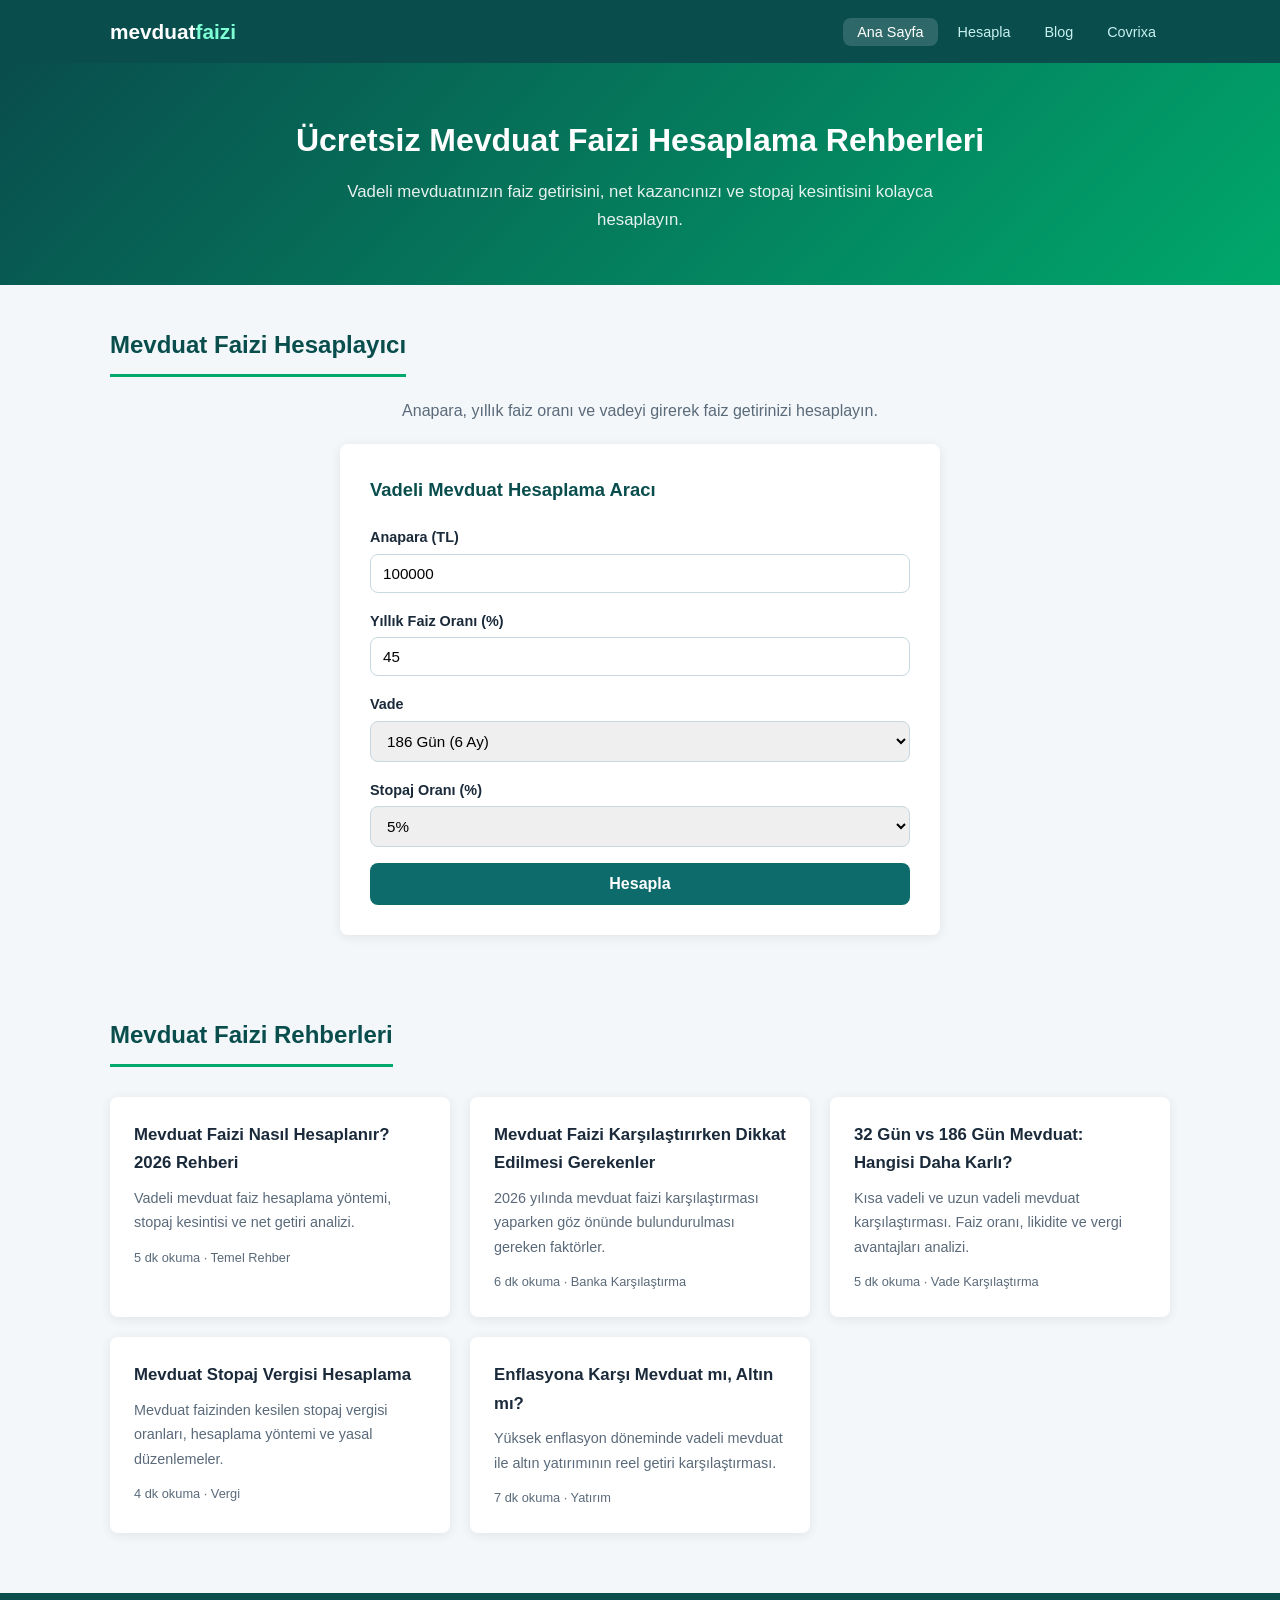
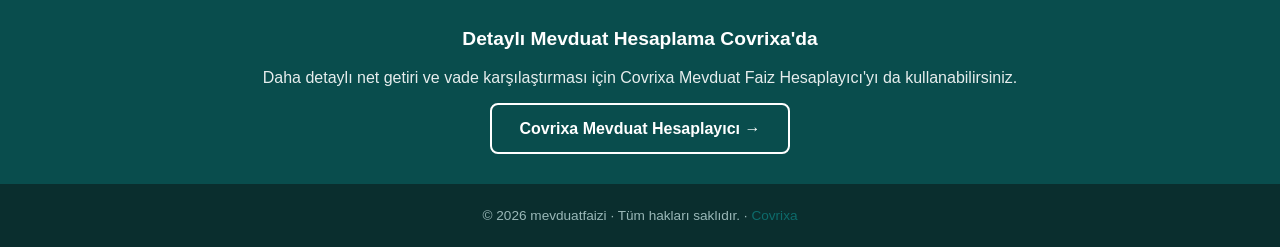
<file: index.html>
<!DOCTYPE html>
<html lang="tr">
<head>
  <meta charset="UTF-8">
  <meta name="viewport" content="width=device-width, initial-scale=1.0">
  <title>Mevduat Faizi Hesaplama Rehberleri | Vadeli Mevduat, Faiz Getirisi</title>
  <meta name="description" content="Vadeli mevduat faizi hesaplama, faiz getirisi ve en yüksek mevduat faiz oranları rehberleri. Ücretsiz online mevduat hesaplayıcı.">
  <meta name="keywords" content="mevduat faizi hesaplama, vadeli mevduat, faiz getirisi, TL mevduat faizi, en yüksek mevduat faizi">
  <link rel="canonical" href="https://polatozaslan21.github.io/mevduatfaizi/">
  <meta property="og:title" content="Mevduat Faizi Hesaplama Rehberleri | Vadeli Mevduat">
  <meta property="og:description" content="Vadeli mevduat faizi hesaplama, faiz getirisi ve en yüksek mevduat faiz oranları rehberleri.">
  <meta property="og:type" content="website">
  <meta property="og:url" content="https://polatozaslan21.github.io/mevduatfaizi/">
  <meta property="og:locale" content="tr_TR">
  <script type="application/ld+json">{"@context":"https://schema.org","@type":"WebSite","name":"mevduatfaizi","url":"https://polatozaslan21.github.io/mevduatfaizi/","description":"Ücretsiz mevduat faizi hesaplama rehberleri ve araçları"}</script>
  <link rel="stylesheet" href="style.css">
  <!-- Google tag (gtag.js) -->
  <script async src="https://www.googletagmanager.com/gtag/js?id=G-HJHVKQKNCQ"></script>
  <script>
    window.dataLayer = window.dataLayer || [];
    function gtag(){dataLayer.push(arguments);}
    gtag('js', new Date());

    gtag('config', 'G-HJHVKQKNCQ');
  </script>
</head>
<body>
<nav>
  <div class="container">
    <a href="index.html" class="logo">mevduat<span>faizi</span></a>
    <ul>
      <li><a href="index.html" class="active">Ana Sayfa</a></li>
      <li><a href="index.html#hesapla">Hesapla</a></li>
      <li><a href="index.html#blog">Blog</a></li>
      <li><a href="https://covrixa.com/tr/" target="_blank" rel="noopener">Covrixa</a></li>
    </ul>
  </div>
</nav>
<section class="hero">
  <div class="container">
    <h1>Ücretsiz Mevduat Faizi Hesaplama Rehberleri</h1>
    <p>Vadeli mevduatınızın faiz getirisini, net kazancınızı ve stopaj kesintisini kolayca hesaplayın.</p>
  </div>
</section>
<section class="section" id="hesapla">
  <div class="container">
    <h2>Mevduat Faizi Hesaplayıcı</h2>
    <p style="margin-bottom:20px;text-align:center;color:var(--text-light);">Anapara, yıllık faiz oranı ve vadeyi girerek faiz getirinizi hesaplayın.</p>
    <div class="calculator-card">
      <h3>Vadeli Mevduat Hesaplama Aracı</h3>
      <div class="form-group"><label for="principal">Anapara (TL)</label><input type="number" id="principal" value="100000" min="1000" step="1000"></div>
      <div class="form-group"><label for="rate">Yıllık Faiz Oranı (%)</label><input type="number" id="rate" value="45" min="0.01" step="0.5"></div>
      <div class="form-group">
        <label for="days">Vade</label>
        <select id="days">
          <option value="32">32 Gün</option>
          <option value="62">62 Gün</option>
          <option value="93">93 Gün (3 Ay)</option>
          <option value="186" selected>186 Gün (6 Ay)</option>
          <option value="279">279 Gün (9 Ay)</option>
          <option value="365">365 Gün (1 Yıl)</option>
        </select>
      </div>
      <div class="form-group">
        <label for="tax">Stopaj Oranı (%)</label>
        <select id="tax"><option value="0">0% (Stopajsız)</option><option value="5" selected>5%</option><option value="10">10%</option><option value="15">15%</option></select>
      </div>
      <button class="btn" onclick="calculateDeposit()">Hesapla</button>
      <div class="result-box" id="result">
        <div style="margin-bottom:10px;"><small>Brüt Faiz Getirisi</small><div class="amount" id="result-gross">0 TL</div></div>
        <div class="detail">Stopaj Kesintisi: <strong id="result-tax">0 TL</strong></div>
        <div class="detail">Net Faiz Getirisi: <strong id="result-net">0 TL</strong></div>
        <div class="detail">Vade Sonu Toplam: <strong id="result-total">0 TL</strong></div>
      </div>
    </div>
  </div>
</section>
<section class="section" id="blog">
  <div class="container">
    <h2>Mevduat Faizi Rehberleri</h2>
    <div class="blog-grid">
      <div class="blog-card"><h3><a href="blog1.html">Mevduat Faizi Nasıl Hesaplanır? 2026 Rehberi</a></h3><p>Vadeli mevduat faiz hesaplama yöntemi, stopaj kesintisi ve net getiri analizi.</p><div class="meta">5 dk okuma · Temel Rehber</div></div>
      <div class="blog-card"><h3><a href="blog2.html">Mevduat Faizi Karşılaştırırken Dikkat Edilmesi Gerekenler</a></h3><p>2026 yılında mevduat faizi karşılaştırması yaparken göz önünde bulundurulması gereken faktörler.</p><div class="meta">6 dk okuma · Banka Karşılaştırma</div></div>
      <div class="blog-card"><h3><a href="blog3.html">32 Gün vs 186 Gün Mevduat: Hangisi Daha Karlı?</a></h3><p>Kısa vadeli ve uzun vadeli mevduat karşılaştırması. Faiz oranı, likidite ve vergi avantajları analizi.</p><div class="meta">5 dk okuma · Vade Karşılaştırma</div></div>
      <div class="blog-card"><h3><a href="blog4.html">Mevduat Stopaj Vergisi Hesaplama</a></h3><p>Mevduat faizinden kesilen stopaj vergisi oranları, hesaplama yöntemi ve yasal düzenlemeler.</p><div class="meta">4 dk okuma · Vergi</div></div>
      <div class="blog-card"><h3><a href="blog5.html">Enflasyona Karşı Mevduat mı, Altın mı?</a></h3><p>Yüksek enflasyon döneminde vadeli mevduat ile altın yatırımının reel getiri karşılaştırması.</p><div class="meta">7 dk okuma · Yatırım</div></div>
    </div>
  </div>
</section>
<section class="covrixa-promo">
  <div class="container">
    <h3>Detaylı Mevduat Hesaplama Covrixa'da</h3>
    <p>Daha detaylı net getiri ve vade karşılaştırması için Covrixa Mevduat Faiz Hesaplayıcı'yı da kullanabilirsiniz.</p>
    <a href="https://covrixa.com/tr/mevduat-faiz-hesaplayici/" class="btn-outline" target="_blank" rel="noopener">Covrixa Mevduat Hesaplayıcı →</a>
  </div>
</section>
<footer><div class="container"><p>© 2026 mevduatfaizi · Tüm hakları saklıdır. · <a href="https://covrixa.com/tr/" target="_blank" rel="noopener">Covrixa</a></p></div></footer>
<script src="script.js"></script>
</body>
</html>
</file>
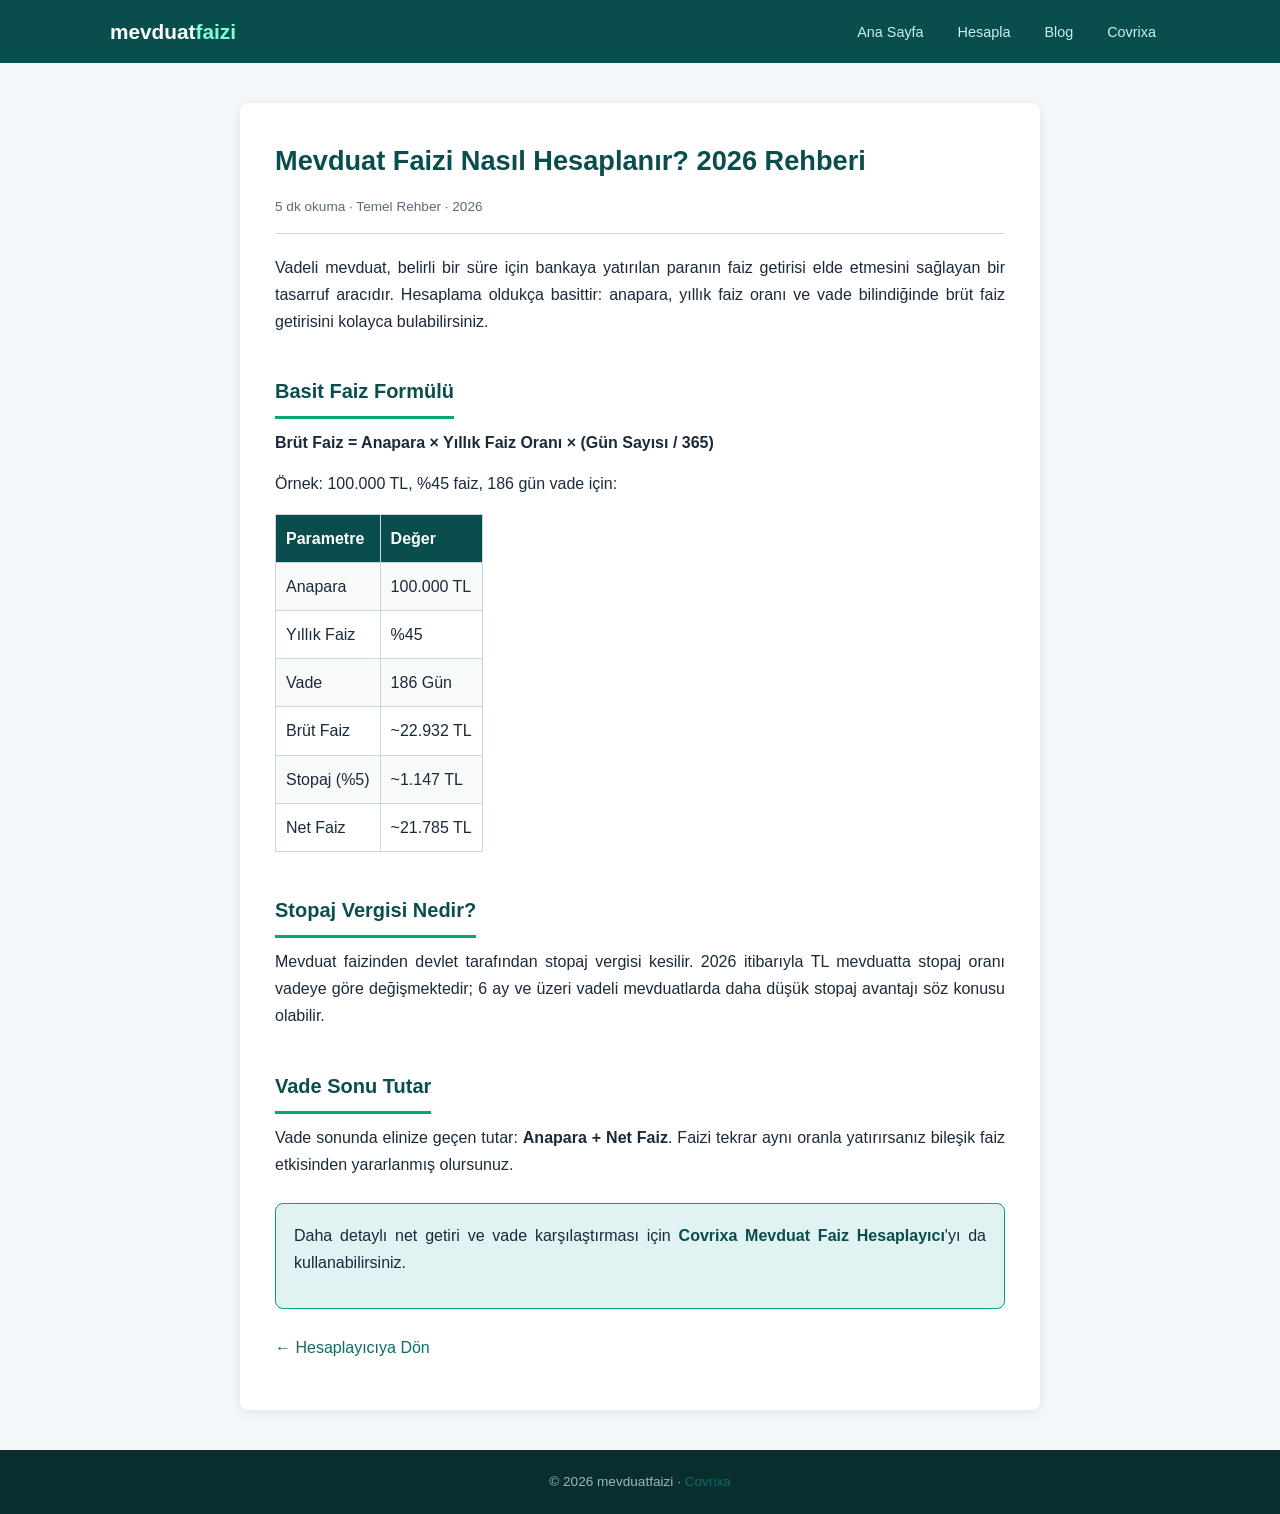
<file: blog1.html>
<!DOCTYPE html>
<html lang="tr">
<head>
  <meta charset="UTF-8"><meta name="viewport" content="width=device-width, initial-scale=1.0">
  <title>Mevduat Faizi Nasıl Hesaplanır? 2026 Rehberi | mevduatfaizi</title>
  <meta name="description" content="Vadeli mevduat faiz hesaplama yöntemi, stopaj kesintisi ve net getiri analizi. 2026 mevduat faizi rehberi.">
  <link rel="canonical" href="https://polatozaslan21.github.io/mevduatfaizi/blog1.html">
  <meta property="og:title" content="Mevduat Faizi Nasıl Hesaplanır? 2026 Rehberi"><meta property="og:type" content="article"><meta property="og:locale" content="tr_TR">
  <link rel="stylesheet" href="style.css">
  <!-- Google tag (gtag.js) -->
  <script async src="https://www.googletagmanager.com/gtag/js?id=G-HJHVKQKNCQ"></script>
  <script>
    window.dataLayer = window.dataLayer || [];
    function gtag(){dataLayer.push(arguments);}
    gtag('js', new Date());

    gtag('config', 'G-HJHVKQKNCQ');
  </script>
</head>
<body>
<nav><div class="container"><a href="index.html" class="logo">mevduat<span>faizi</span></a><ul><li><a href="index.html">Ana Sayfa</a></li><li><a href="index.html#hesapla">Hesapla</a></li><li><a href="index.html#blog">Blog</a></li><li><a href="https://covrixa.com/tr/" target="_blank" rel="noopener">Covrixa</a></li></ul></div></nav>
<section class="section"><div class="container"><article class="post-content">
  <h1>Mevduat Faizi Nasıl Hesaplanır? 2026 Rehberi</h1>
  <div class="meta">5 dk okuma · Temel Rehber · 2026</div>
  <p>Vadeli mevduat, belirli bir süre için bankaya yatırılan paranın faiz getirisi elde etmesini sağlayan bir tasarruf aracıdır. Hesaplama oldukça basittir: anapara, yıllık faiz oranı ve vade bilindiğinde brüt faiz getirisini kolayca bulabilirsiniz.</p>
  <h2>Basit Faiz Formülü</h2>
  <p><strong>Brüt Faiz = Anapara × Yıllık Faiz Oranı × (Gün Sayısı / 365)</strong></p>
  <p>Örnek: 100.000 TL, %45 faiz, 186 gün vade için:</p>
  <table><tr><th>Parametre</th><th>Değer</th></tr><tr><td>Anapara</td><td>100.000 TL</td></tr><tr><td>Yıllık Faiz</td><td>%45</td></tr><tr><td>Vade</td><td>186 Gün</td></tr><tr><td>Brüt Faiz</td><td>~22.932 TL</td></tr><tr><td>Stopaj (%5)</td><td>~1.147 TL</td></tr><tr><td>Net Faiz</td><td>~21.785 TL</td></tr></table>
  <h2>Stopaj Vergisi Nedir?</h2>
  <p>Mevduat faizinden devlet tarafından stopaj vergisi kesilir. 2026 itibarıyla TL mevduatta stopaj oranı vadeye göre değişmektedir; 6 ay ve üzeri vadeli mevduatlarda daha düşük stopaj avantajı söz konusu olabilir.</p>
  <h2>Vade Sonu Tutar</h2>
  <p>Vade sonunda elinize geçen tutar: <strong>Anapara + Net Faiz</strong>. Faizi tekrar aynı oranla yatırırsanız bileşik faiz etkisinden yararlanmış olursunuz.</p>
  <div class="covrixa-box"><p>Daha detaylı net getiri ve vade karşılaştırması için <a href="https://covrixa.com/tr/mevduat-faiz-hesaplayici/" target="_blank" rel="noopener">Covrixa Mevduat Faiz Hesaplayıcı</a>'yı da kullanabilirsiniz.</p></div>
  <p><a href="index.html#hesapla">← Hesaplayıcıya Dön</a></p>
</article></div></section>
<footer><div class="container"><p>© 2026 mevduatfaizi · <a href="https://covrixa.com/tr/" target="_blank" rel="noopener">Covrixa</a></p></div></footer>
</body></html>
</file>
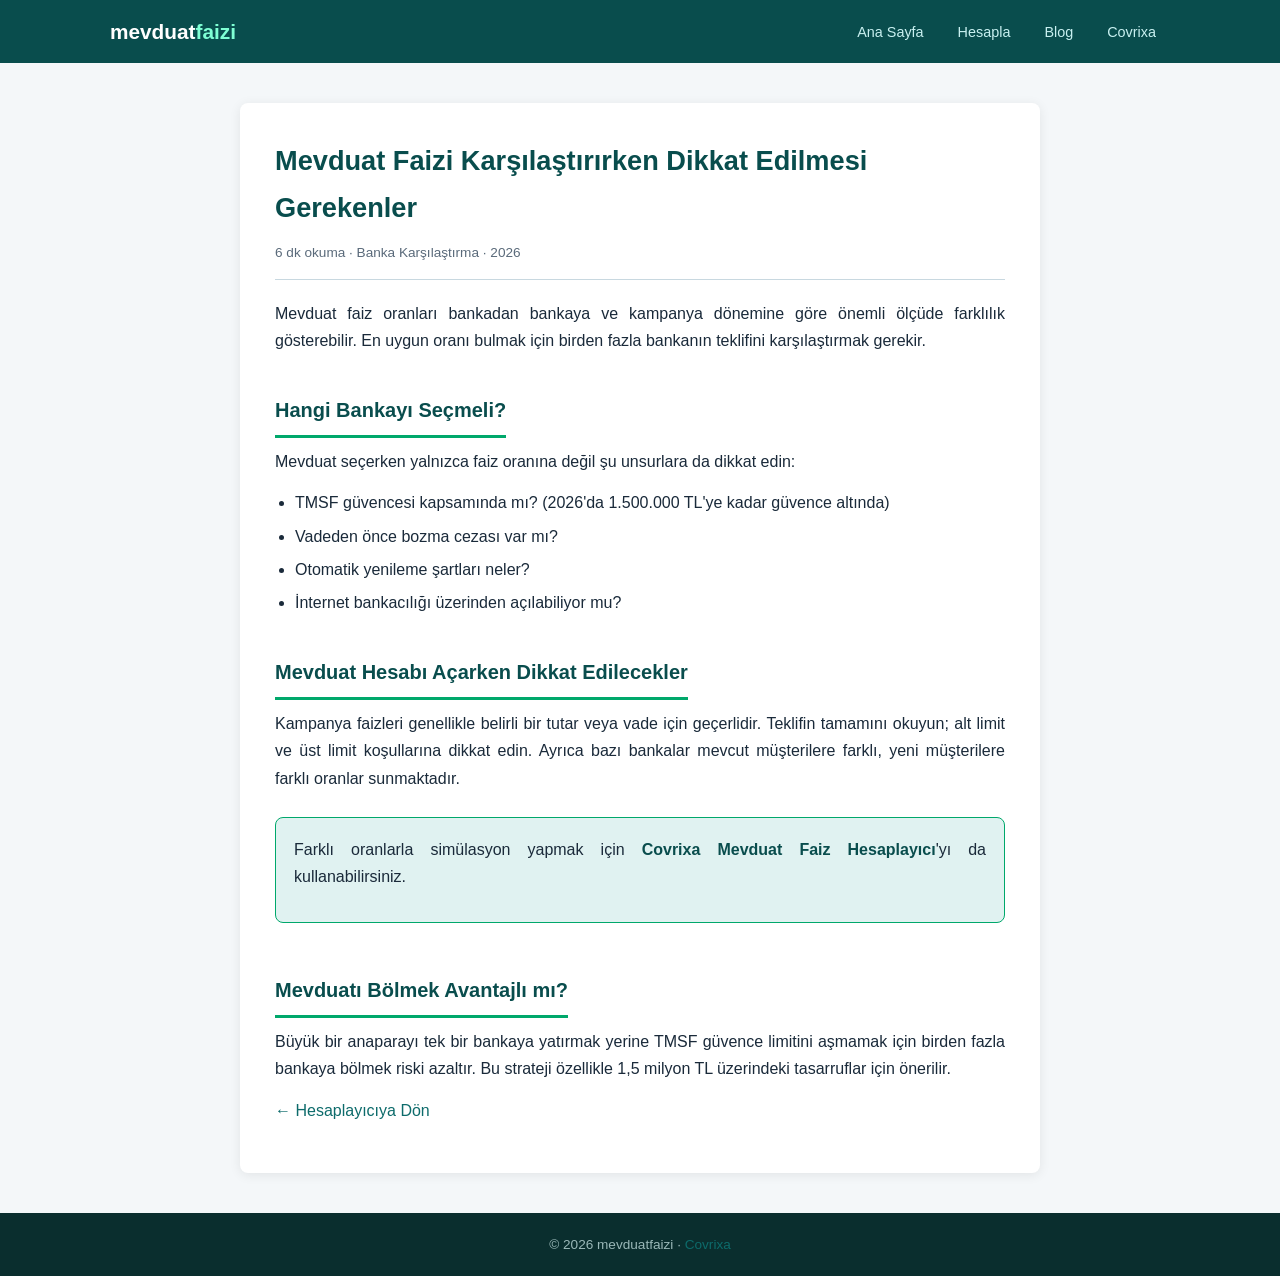
<file: blog2.html>
<!DOCTYPE html>
<html lang="tr">
<head>
  <meta charset="UTF-8"><meta name="viewport" content="width=device-width, initial-scale=1.0">
  <title>Mevduat Faizi Karşılaştırırken Dikkat Edilmesi Gerekenler | mevduatfaizi</title>
  <meta name="description" content="2026 yılında mevduat faizi karşılaştırması yaparken dikkat edilmesi gereken faktörler ve stratejiler.">
  <link rel="canonical" href="https://polatozaslan21.github.io/mevduatfaizi/blog2.html">
  <meta property="og:title" content="Mevduat Faizi Karşılaştırırken Dikkat Edilmesi Gerekenler"><meta property="og:type" content="article"><meta property="og:locale" content="tr_TR">
  <link rel="stylesheet" href="style.css">
  <!-- Google tag (gtag.js) -->
  <script async src="https://www.googletagmanager.com/gtag/js?id=G-HJHVKQKNCQ"></script>
  <script>
    window.dataLayer = window.dataLayer || [];
    function gtag(){dataLayer.push(arguments);}
    gtag('js', new Date());

    gtag('config', 'G-HJHVKQKNCQ');
  </script>
</head>
<body>
<nav><div class="container"><a href="index.html" class="logo">mevduat<span>faizi</span></a><ul><li><a href="index.html">Ana Sayfa</a></li><li><a href="index.html#hesapla">Hesapla</a></li><li><a href="index.html#blog">Blog</a></li><li><a href="https://covrixa.com/tr/" target="_blank" rel="noopener">Covrixa</a></li></ul></div></nav>
<section class="section"><div class="container"><article class="post-content">
  <h1>Mevduat Faizi Karşılaştırırken Dikkat Edilmesi Gerekenler</h1>
  <div class="meta">6 dk okuma · Banka Karşılaştırma · 2026</div>
  <p>Mevduat faiz oranları bankadan bankaya ve kampanya dönemine göre önemli ölçüde farklılık gösterebilir. En uygun oranı bulmak için birden fazla bankanın teklifini karşılaştırmak gerekir.</p>
  <h2>Hangi Bankayı Seçmeli?</h2>
  <p>Mevduat seçerken yalnızca faiz oranına değil şu unsurlara da dikkat edin:</p>
  <ul><li>TMSF güvencesi kapsamında mı? (2026'da 1.500.000 TL'ye kadar güvence altında)</li><li>Vadeden önce bozma cezası var mı?</li><li>Otomatik yenileme şartları neler?</li><li>İnternet bankacılığı üzerinden açılabiliyor mu?</li></ul>
  <h2>Mevduat Hesabı Açarken Dikkat Edilecekler</h2>
  <p>Kampanya faizleri genellikle belirli bir tutar veya vade için geçerlidir. Teklifin tamamını okuyun; alt limit ve üst limit koşullarına dikkat edin. Ayrıca bazı bankalar mevcut müşterilere farklı, yeni müşterilere farklı oranlar sunmaktadır.</p>
  <div class="covrixa-box"><p>Farklı oranlarla simülasyon yapmak için <a href="https://covrixa.com/tr/mevduat-faiz-hesaplayici/" target="_blank" rel="noopener">Covrixa Mevduat Faiz Hesaplayıcı</a>'yı da kullanabilirsiniz.</p></div>
  <h2>Mevduatı Bölmek Avantajlı mı?</h2>
  <p>Büyük bir anaparayı tek bir bankaya yatırmak yerine TMSF güvence limitini aşmamak için birden fazla bankaya bölmek riski azaltır. Bu strateji özellikle 1,5 milyon TL üzerindeki tasarruflar için önerilir.</p>
  <p><a href="index.html#hesapla">← Hesaplayıcıya Dön</a></p>
</article></div></section>
<footer><div class="container"><p>© 2026 mevduatfaizi · <a href="https://covrixa.com/tr/" target="_blank" rel="noopener">Covrixa</a></p></div></footer>
</body></html>
</file>
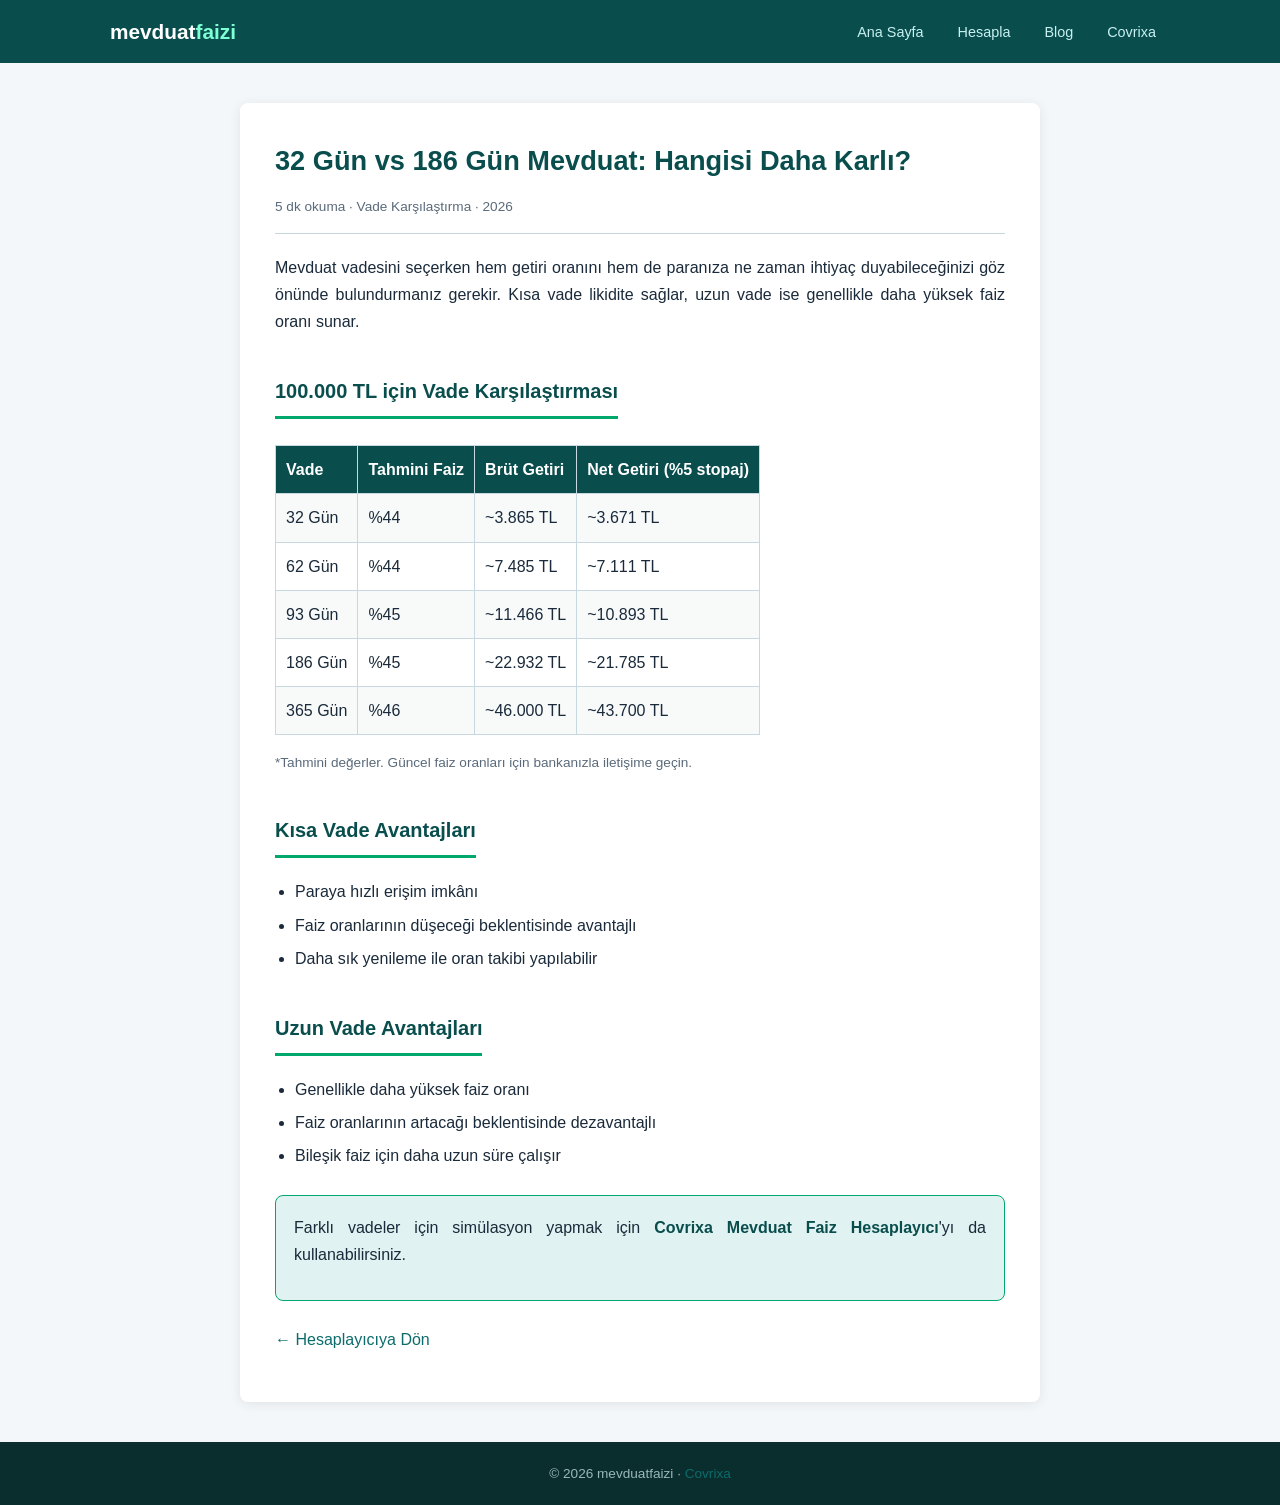
<file: blog3.html>
<!DOCTYPE html>
<html lang="tr">
<head>
  <meta charset="UTF-8"><meta name="viewport" content="width=device-width, initial-scale=1.0">
  <title>32 Gün vs 186 Gün Mevduat: Hangisi Daha Karlı? | mevduatfaizi</title>
  <meta name="description" content="Kısa vadeli ve uzun vadeli mevduat karşılaştırması. Faiz oranı, likidite ve vergi avantajları analizi.">
  <link rel="canonical" href="https://polatozaslan21.github.io/mevduatfaizi/blog3.html">
  <meta property="og:title" content="32 Gün vs 186 Gün Mevduat: Hangisi Daha Karlı?"><meta property="og:type" content="article"><meta property="og:locale" content="tr_TR">
  <link rel="stylesheet" href="style.css">
  <!-- Google tag (gtag.js) -->
  <script async src="https://www.googletagmanager.com/gtag/js?id=G-HJHVKQKNCQ"></script>
  <script>
    window.dataLayer = window.dataLayer || [];
    function gtag(){dataLayer.push(arguments);}
    gtag('js', new Date());

    gtag('config', 'G-HJHVKQKNCQ');
  </script>
</head>
<body>
<nav><div class="container"><a href="index.html" class="logo">mevduat<span>faizi</span></a><ul><li><a href="index.html">Ana Sayfa</a></li><li><a href="index.html#hesapla">Hesapla</a></li><li><a href="index.html#blog">Blog</a></li><li><a href="https://covrixa.com/tr/" target="_blank" rel="noopener">Covrixa</a></li></ul></div></nav>
<section class="section"><div class="container"><article class="post-content">
  <h1>32 Gün vs 186 Gün Mevduat: Hangisi Daha Karlı?</h1>
  <div class="meta">5 dk okuma · Vade Karşılaştırma · 2026</div>
  <p>Mevduat vadesini seçerken hem getiri oranını hem de paranıza ne zaman ihtiyaç duyabileceğinizi göz önünde bulundurmanız gerekir. Kısa vade likidite sağlar, uzun vade ise genellikle daha yüksek faiz oranı sunar.</p>
  <h2>100.000 TL için Vade Karşılaştırması</h2>
  <table>
    <tr><th>Vade</th><th>Tahmini Faiz</th><th>Brüt Getiri</th><th>Net Getiri (%5 stopaj)</th></tr>
    <tr><td>32 Gün</td><td>%44</td><td>~3.865 TL</td><td>~3.671 TL</td></tr>
    <tr><td>62 Gün</td><td>%44</td><td>~7.485 TL</td><td>~7.111 TL</td></tr>
    <tr><td>93 Gün</td><td>%45</td><td>~11.466 TL</td><td>~10.893 TL</td></tr>
    <tr><td>186 Gün</td><td>%45</td><td>~22.932 TL</td><td>~21.785 TL</td></tr>
    <tr><td>365 Gün</td><td>%46</td><td>~46.000 TL</td><td>~43.700 TL</td></tr>
  </table>
  <p style="font-size:.85rem;color:var(--text-light);">*Tahmini değerler. Güncel faiz oranları için bankanızla iletişime geçin.</p>
  <h2>Kısa Vade Avantajları</h2>
  <ul><li>Paraya hızlı erişim imkânı</li><li>Faiz oranlarının düşeceği beklentisinde avantajlı</li><li>Daha sık yenileme ile oran takibi yapılabilir</li></ul>
  <h2>Uzun Vade Avantajları</h2>
  <ul><li>Genellikle daha yüksek faiz oranı</li><li>Faiz oranlarının artacağı beklentisinde dezavantajlı</li><li>Bileşik faiz için daha uzun süre çalışır</li></ul>
  <div class="covrixa-box"><p>Farklı vadeler için simülasyon yapmak için <a href="https://covrixa.com/tr/mevduat-faiz-hesaplayici/" target="_blank" rel="noopener">Covrixa Mevduat Faiz Hesaplayıcı</a>'yı da kullanabilirsiniz.</p></div>
  <p><a href="index.html#hesapla">← Hesaplayıcıya Dön</a></p>
</article></div></section>
<footer><div class="container"><p>© 2026 mevduatfaizi · <a href="https://covrixa.com/tr/" target="_blank" rel="noopener">Covrixa</a></p></div></footer>
</body></html>
</file>
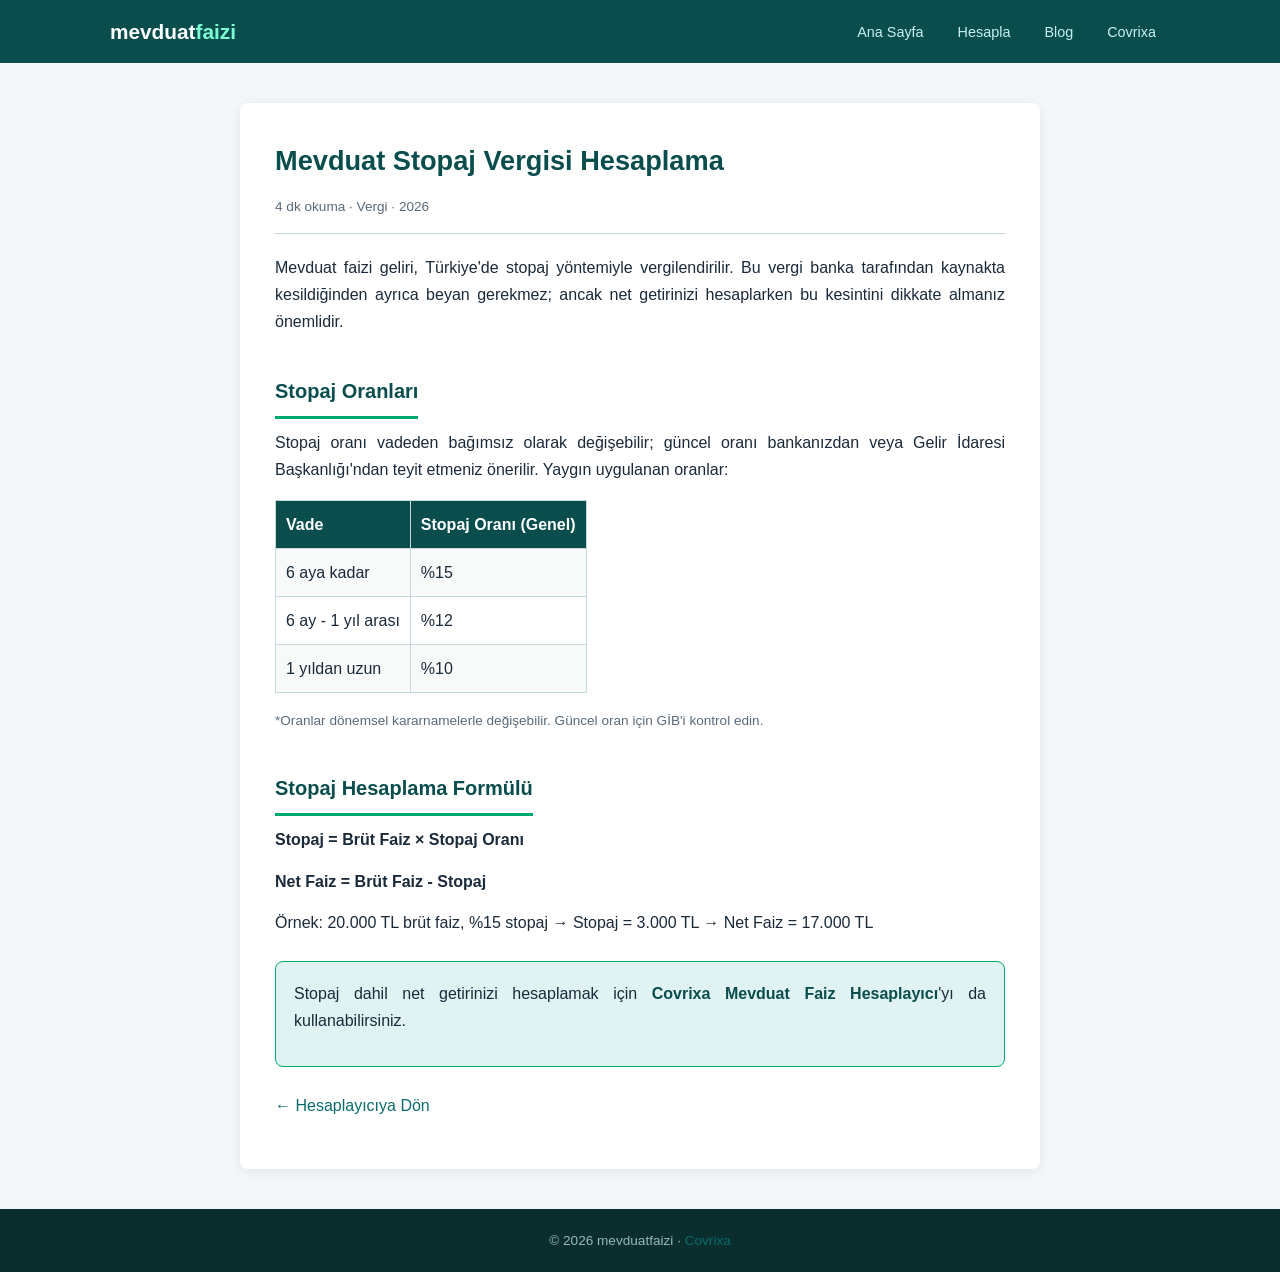
<file: blog4.html>
<!DOCTYPE html>
<html lang="tr">
<head>
  <meta charset="UTF-8"><meta name="viewport" content="width=device-width, initial-scale=1.0">
  <title>Mevduat Stopaj Vergisi Hesaplama | mevduatfaizi</title>
  <meta name="description" content="Mevduat faizinden kesilen stopaj vergisi oranları, hesaplama yöntemi ve 2026 yasal düzenlemeler.">
  <link rel="canonical" href="https://polatozaslan21.github.io/mevduatfaizi/blog4.html">
  <meta property="og:title" content="Mevduat Stopaj Vergisi Hesaplama"><meta property="og:type" content="article"><meta property="og:locale" content="tr_TR">
  <link rel="stylesheet" href="style.css">
  <!-- Google tag (gtag.js) -->
  <script async src="https://www.googletagmanager.com/gtag/js?id=G-HJHVKQKNCQ"></script>
  <script>
    window.dataLayer = window.dataLayer || [];
    function gtag(){dataLayer.push(arguments);}
    gtag('js', new Date());

    gtag('config', 'G-HJHVKQKNCQ');
  </script>
</head>
<body>
<nav><div class="container"><a href="index.html" class="logo">mevduat<span>faizi</span></a><ul><li><a href="index.html">Ana Sayfa</a></li><li><a href="index.html#hesapla">Hesapla</a></li><li><a href="index.html#blog">Blog</a></li><li><a href="https://covrixa.com/tr/" target="_blank" rel="noopener">Covrixa</a></li></ul></div></nav>
<section class="section"><div class="container"><article class="post-content">
  <h1>Mevduat Stopaj Vergisi Hesaplama</h1>
  <div class="meta">4 dk okuma · Vergi · 2026</div>
  <p>Mevduat faizi geliri, Türkiye'de stopaj yöntemiyle vergilendirilir. Bu vergi banka tarafından kaynakta kesildiğinden ayrıca beyan gerekmez; ancak net getirinizi hesaplarken bu kesintini dikkate almanız önemlidir.</p>
  <h2>Stopaj Oranları</h2>
  <p>Stopaj oranı vadeden bağımsız olarak değişebilir; güncel oranı bankanızdan veya Gelir İdaresi Başkanlığı'ndan teyit etmeniz önerilir. Yaygın uygulanan oranlar:</p>
  <table>
    <tr><th>Vade</th><th>Stopaj Oranı (Genel)</th></tr>
    <tr><td>6 aya kadar</td><td>%15</td></tr>
    <tr><td>6 ay - 1 yıl arası</td><td>%12</td></tr>
    <tr><td>1 yıldan uzun</td><td>%10</td></tr>
  </table>
  <p style="font-size:.85rem;color:var(--text-light);">*Oranlar dönemsel kararnamelerle değişebilir. Güncel oran için GİB'i kontrol edin.</p>
  <h2>Stopaj Hesaplama Formülü</h2>
  <p><strong>Stopaj = Brüt Faiz × Stopaj Oranı</strong></p>
  <p><strong>Net Faiz = Brüt Faiz - Stopaj</strong></p>
  <p>Örnek: 20.000 TL brüt faiz, %15 stopaj → Stopaj = 3.000 TL → Net Faiz = 17.000 TL</p>
  <div class="covrixa-box"><p>Stopaj dahil net getirinizi hesaplamak için <a href="https://covrixa.com/tr/mevduat-faiz-hesaplayici/" target="_blank" rel="noopener">Covrixa Mevduat Faiz Hesaplayıcı</a>'yı da kullanabilirsiniz.</p></div>
  <p><a href="index.html#hesapla">← Hesaplayıcıya Dön</a></p>
</article></div></section>
<footer><div class="container"><p>© 2026 mevduatfaizi · <a href="https://covrixa.com/tr/" target="_blank" rel="noopener">Covrixa</a></p></div></footer>
</body></html>
</file>
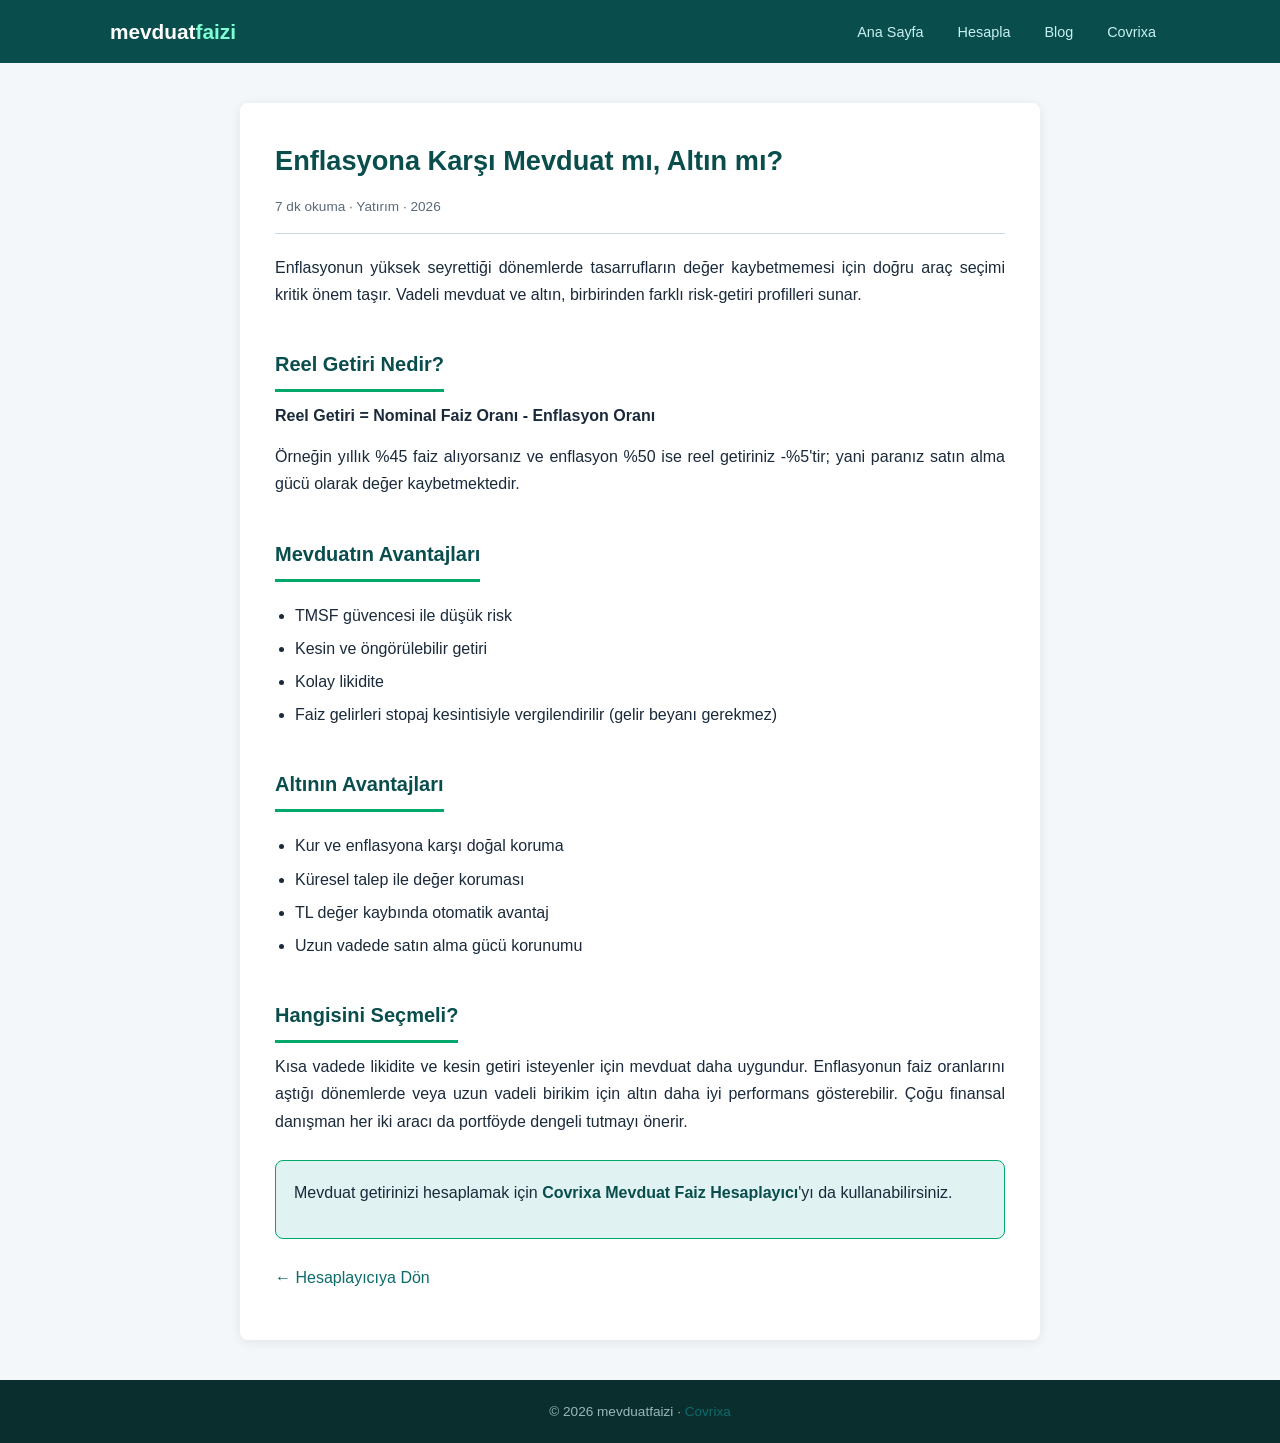
<file: blog5.html>
<!DOCTYPE html>
<html lang="tr">
<head>
  <meta charset="UTF-8"><meta name="viewport" content="width=device-width, initial-scale=1.0">
  <title>Enflasyona Karşı Mevduat mı, Altın mı? | mevduatfaizi</title>
  <meta name="description" content="Yüksek enflasyon döneminde vadeli mevduat ile altın yatırımının reel getiri karşılaştırması.">
  <link rel="canonical" href="https://polatozaslan21.github.io/mevduatfaizi/blog5.html">
  <meta property="og:title" content="Enflasyona Karşı Mevduat mı, Altın mı?"><meta property="og:type" content="article"><meta property="og:locale" content="tr_TR">
  <link rel="stylesheet" href="style.css">
  <!-- Google tag (gtag.js) -->
  <script async src="https://www.googletagmanager.com/gtag/js?id=G-HJHVKQKNCQ"></script>
  <script>
    window.dataLayer = window.dataLayer || [];
    function gtag(){dataLayer.push(arguments);}
    gtag('js', new Date());

    gtag('config', 'G-HJHVKQKNCQ');
  </script>
</head>
<body>
<nav><div class="container"><a href="index.html" class="logo">mevduat<span>faizi</span></a><ul><li><a href="index.html">Ana Sayfa</a></li><li><a href="index.html#hesapla">Hesapla</a></li><li><a href="index.html#blog">Blog</a></li><li><a href="https://covrixa.com/tr/" target="_blank" rel="noopener">Covrixa</a></li></ul></div></nav>
<section class="section"><div class="container"><article class="post-content">
  <h1>Enflasyona Karşı Mevduat mı, Altın mı?</h1>
  <div class="meta">7 dk okuma · Yatırım · 2026</div>
  <p>Enflasyonun yüksek seyrettiği dönemlerde tasarrufların değer kaybetmemesi için doğru araç seçimi kritik önem taşır. Vadeli mevduat ve altın, birbirinden farklı risk-getiri profilleri sunar.</p>
  <h2>Reel Getiri Nedir?</h2>
  <p><strong>Reel Getiri = Nominal Faiz Oranı - Enflasyon Oranı</strong></p>
  <p>Örneğin yıllık %45 faiz alıyorsanız ve enflasyon %50 ise reel getiriniz -%5'tir; yani paranız satın alma gücü olarak değer kaybetmektedir.</p>
  <h2>Mevduatın Avantajları</h2>
  <ul><li>TMSF güvencesi ile düşük risk</li><li>Kesin ve öngörülebilir getiri</li><li>Kolay likidite</li><li>Faiz gelirleri stopaj kesintisiyle vergilendirilir (gelir beyanı gerekmez)</li></ul>
  <h2>Altının Avantajları</h2>
  <ul><li>Kur ve enflasyona karşı doğal koruma</li><li>Küresel talep ile değer koruması</li><li>TL değer kaybında otomatik avantaj</li><li>Uzun vadede satın alma gücü korunumu</li></ul>
  <h2>Hangisini Seçmeli?</h2>
  <p>Kısa vadede likidite ve kesin getiri isteyenler için mevduat daha uygundur. Enflasyonun faiz oranlarını aştığı dönemlerde veya uzun vadeli birikim için altın daha iyi performans gösterebilir. Çoğu finansal danışman her iki aracı da portföyde dengeli tutmayı önerir.</p>
  <div class="covrixa-box"><p>Mevduat getirinizi hesaplamak için <a href="https://covrixa.com/tr/mevduat-faiz-hesaplayici/" target="_blank" rel="noopener">Covrixa Mevduat Faiz Hesaplayıcı</a>'yı da kullanabilirsiniz.</p></div>
  <p><a href="index.html#hesapla">← Hesaplayıcıya Dön</a></p>
</article></div></section>
<footer><div class="container"><p>© 2026 mevduatfaizi · <a href="https://covrixa.com/tr/" target="_blank" rel="noopener">Covrixa</a></p></div></footer>
</body></html>
</file>
<file: style.css>
*{margin:0;padding:0;box-sizing:border-box}:root{--primary:#0d6b6b;--primary-dark:#094d4d;--primary-light:#e0f2f1;--accent:#00a86b;--text:#1a2a3a;--text-light:#5a6a7a;--bg:#f4f7f9;--white:#ffffff;--border:#c8d8e0;--shadow:0 2px 12px rgba(0,0,0,0.08);--radius:8px}body{font-family:-apple-system,BlinkMacSystemFont,'Segoe UI',Roboto,Arial,sans-serif;color:var(--text);background:var(--bg);line-height:1.7}a{color:var(--primary);text-decoration:none}a:hover{color:var(--accent)}.container{max-width:1100px;margin:0 auto;padding:0 20px}nav{background:var(--primary-dark);padding:14px 0;position:sticky;top:0;z-index:100}nav .container{display:flex;align-items:center;justify-content:space-between;flex-wrap:wrap;gap:10px}nav .logo{color:var(--white);font-size:1.3rem;font-weight:700}nav .logo span{color:#7fffd4}nav ul{list-style:none;display:flex;gap:6px;flex-wrap:wrap}nav ul li a{color:#c8f0f0;padding:6px 14px;border-radius:var(--radius);font-size:.9rem;transition:.2s}nav ul li a:hover,nav ul li a.active{background:rgba(255,255,255,.15);color:var(--white)}.hero{background:linear-gradient(135deg,var(--primary-dark),var(--accent));color:var(--white);padding:50px 0;text-align:center}.hero h1{font-size:2rem;margin-bottom:10px}.hero p{font-size:1.05rem;opacity:.9;max-width:650px;margin:0 auto}.section{padding:40px 0}.section h2{font-size:1.5rem;color:var(--primary-dark);margin-bottom:20px;padding-bottom:8px;border-bottom:3px solid var(--accent);display:inline-block}.calculator-card{background:var(--white);border-radius:var(--radius);box-shadow:var(--shadow);padding:30px;max-width:600px;margin:0 auto}.calculator-card h3{color:var(--primary-dark);margin-bottom:20px;font-size:1.15rem}.form-group{margin-bottom:16px}.form-group label{display:block;font-weight:600;font-size:.9rem;margin-bottom:4px;color:var(--text)}.form-group input,.form-group select{width:100%;padding:10px 12px;border:1px solid var(--border);border-radius:var(--radius);font-size:.95rem;outline:none;transition:.2s}.form-group input:focus,.form-group select:focus{border-color:var(--primary);box-shadow:0 0 0 3px rgba(13,107,107,.15)}.btn{background:var(--primary);color:var(--white);border:none;padding:12px 28px;border-radius:var(--radius);font-size:1rem;font-weight:600;cursor:pointer;transition:.2s;width:100%}.btn:hover{background:var(--primary-dark)}.result-box{margin-top:20px;padding:18px;background:var(--primary-light);border-radius:var(--radius);text-align:center;display:none}.result-box.show{display:block}.result-box .amount{font-size:1.8rem;font-weight:700;color:var(--primary-dark)}.result-box .detail{font-size:.9rem;color:var(--text-light);margin-top:6px}.blog-grid{display:grid;grid-template-columns:repeat(auto-fill,minmax(280px,1fr));gap:20px;margin-top:10px}.blog-card{background:var(--white);border-radius:var(--radius);box-shadow:var(--shadow);padding:24px;transition:.2s}.blog-card:hover{transform:translateY(-3px);box-shadow:0 4px 20px rgba(0,0,0,.12)}.blog-card h3{font-size:1.05rem;margin-bottom:8px}.blog-card h3 a{color:var(--text)}.blog-card h3 a:hover{color:var(--primary)}.blog-card p{font-size:.9rem;color:var(--text-light)}.blog-card .meta{font-size:.8rem;color:var(--text-light);margin-top:12px}.post-content{background:var(--white);border-radius:var(--radius);box-shadow:var(--shadow);padding:35px;max-width:800px;margin:0 auto}.post-content h1{font-size:1.7rem;color:var(--primary-dark);margin-bottom:10px}.post-content .meta{color:var(--text-light);font-size:.85rem;margin-bottom:20px;padding-bottom:15px;border-bottom:1px solid var(--border)}.post-content h2{font-size:1.25rem;color:var(--primary-dark);margin:25px 0 10px}.post-content p{margin-bottom:14px;text-align:justify}.post-content ul,.post-content ol{margin:10px 0 14px 20px}.post-content li{margin-bottom:6px}.post-content .covrixa-box{background:var(--primary-light);border:1px solid var(--accent);border-radius:var(--radius);padding:18px;margin:25px 0;text-align:center}.post-content .covrixa-box a{color:var(--primary-dark);font-weight:700}.post-content table{width:100%;border-collapse:collapse;margin:16px 0}.post-content table th,.post-content table td{padding:10px;border:1px solid var(--border);text-align:left}.post-content table th{background:var(--primary-dark);color:var(--white)}.post-content table tr:nth-child(even){background:#f8fafa}.covrixa-promo{background:var(--primary-dark);color:var(--white);text-align:center;padding:30px 0;margin-top:20px}.covrixa-promo h3{font-size:1.2rem;margin-bottom:8px}.covrixa-promo p{opacity:.9;margin-bottom:12px}.covrixa-promo .btn-outline{display:inline-block;border:2px solid var(--white);color:var(--white);padding:10px 28px;border-radius:var(--radius);font-weight:600;transition:.2s}.covrixa-promo .btn-outline:hover{background:var(--white);color:var(--primary-dark)}footer{background:#0a2e2e;color:#9ab8b8;text-align:center;padding:20px 0;font-size:.85rem}.post-content table{display:block;overflow-x:auto;max-width:100%}@media(max-width:768px){nav .container{flex-direction:column;align-items:center}nav ul{justify-content:center}.hero h1{font-size:1.5rem}.post-content{padding:20px}.calculator-card{padding:20px}}.post-content table td,.post-content table th{white-space:nowrap}@media(max-width:480px){.container{padding:0 12px}.calculator-card{padding:15px}.post-content{padding:15px}.blog-grid{grid-template-columns:1fr}}
</file>
